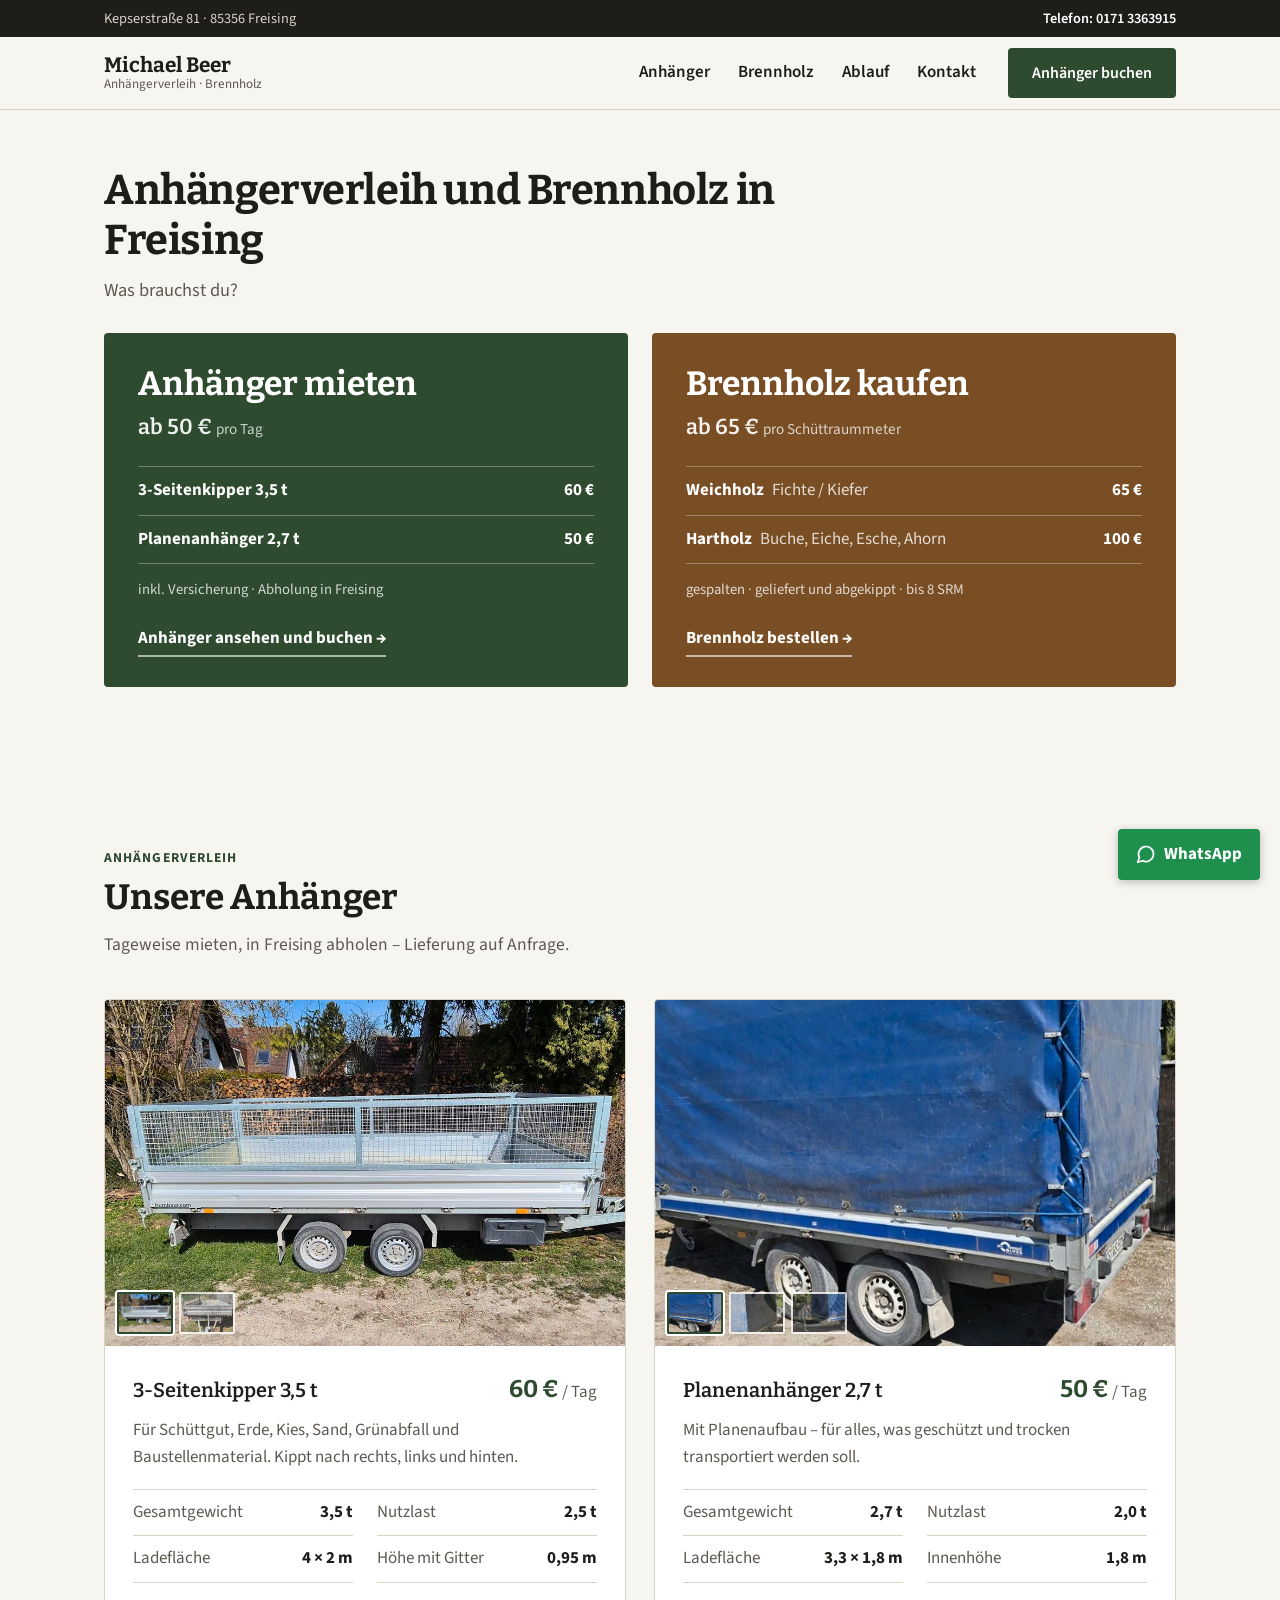
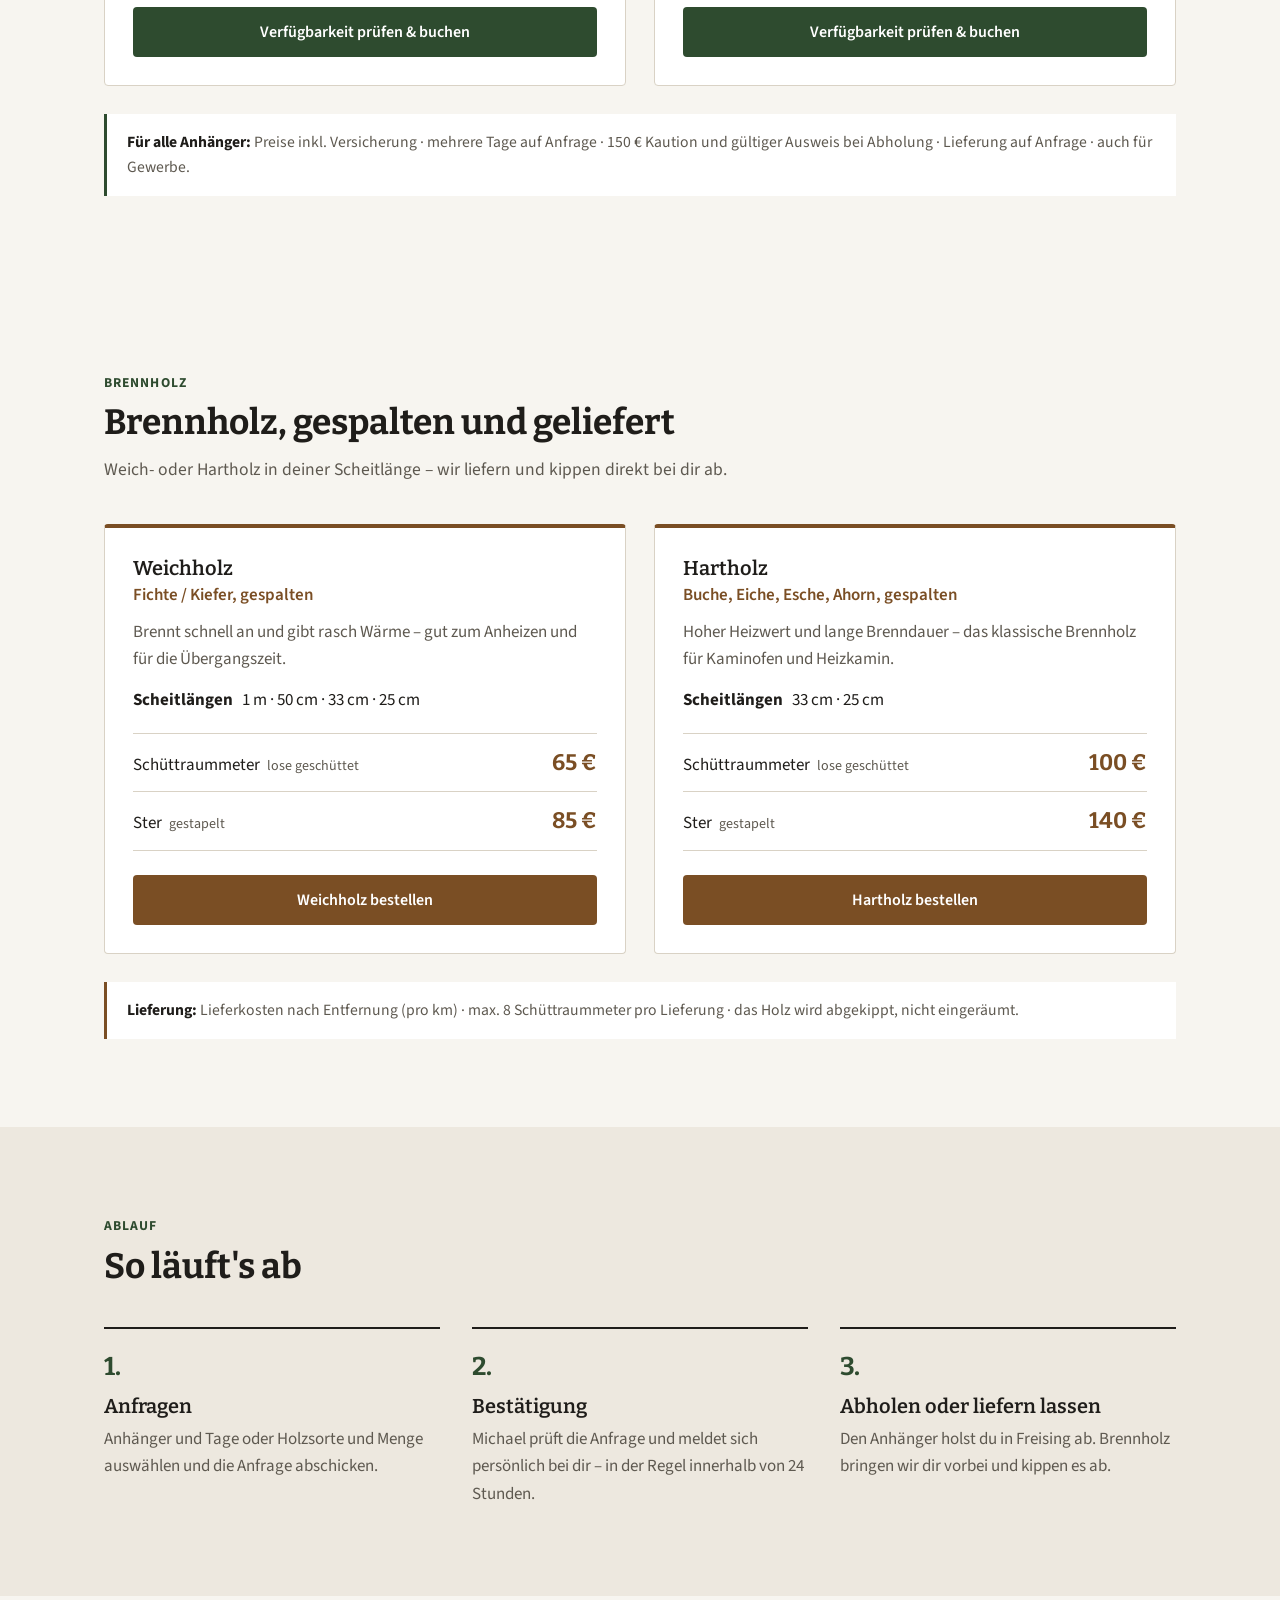
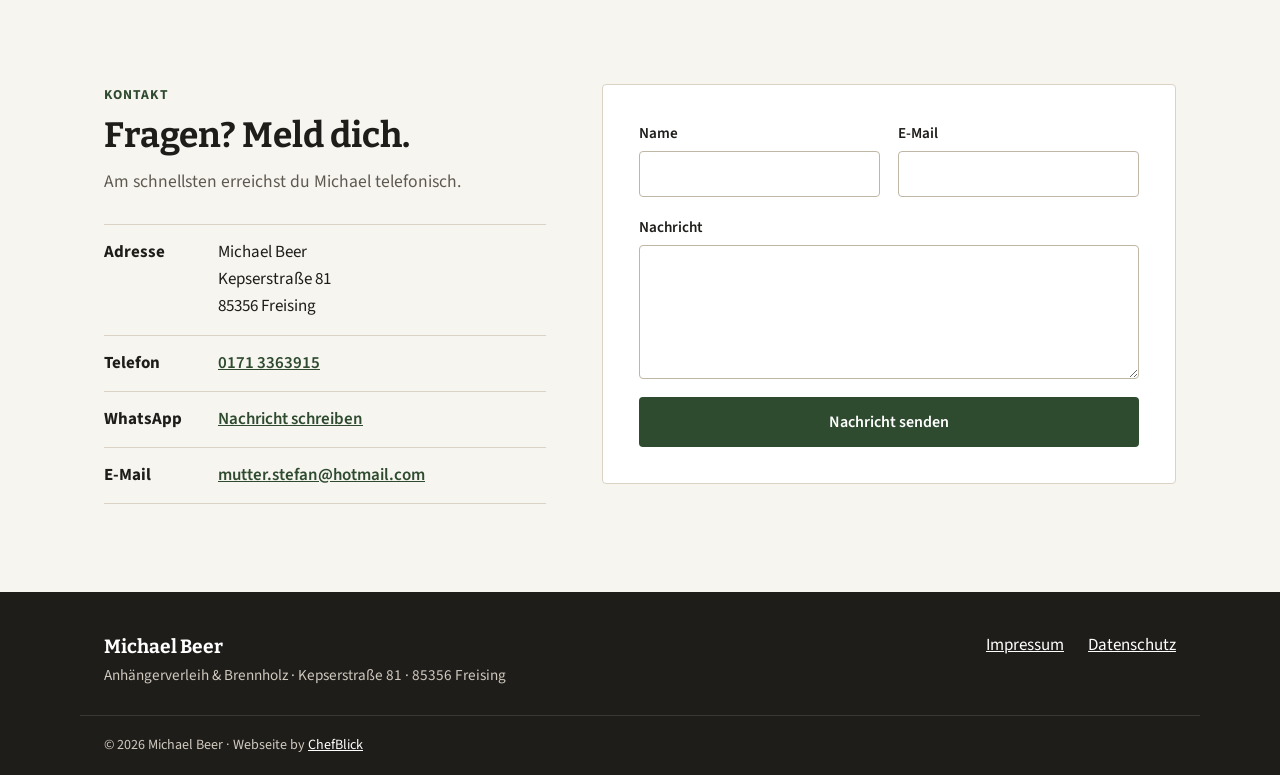
<file: index.html>
<!DOCTYPE html>
<html lang="de">
<head>
  <meta charset="UTF-8" />
  <meta name="viewport" content="width=device-width, initial-scale=1.0, viewport-fit=cover" />
  <title>Michael Beer – Anhängerverleih & Brennholz in Freising</title>
  <meta name="description" content="Kipper und Planenanhänger tageweise mieten und gespaltenes Brennholz liefern lassen – Michael Beer, Freising." />
  <link rel="preconnect" href="https://fonts.googleapis.com" />
  <link rel="preconnect" href="https://fonts.gstatic.com" crossorigin />
  <link href="https://fonts.googleapis.com/css2?family=Bitter:wght@600;700&family=Source+Sans+3:wght@400;600;700&display=swap" rel="stylesheet" />
  <link rel="stylesheet" href="css/style.css?v=202610251726" />
</head>
<body>

  <!-- ========== INFOLEISTE ========== -->
  <div class="topbar">
    <div class="container topbar__inner">
      <span>Kepserstraße 81 · 85356 Freising</span>
      <a href="tel:+491713363915">Telefon: 0171 3363915</a>
    </div>
  </div>

  <!-- ========== NAV ========== -->
  <header class="nav" id="nav">
    <div class="nav__inner container">
      <a href="index.html" class="nav__logo">
        <strong>Michael Beer</strong>
        <span>Anhängerverleih · Brennholz</span>
      </a>
      <nav class="nav__links">
        <a href="#anhaenger">Anhänger</a>
        <a href="#holz">Brennholz</a>
        <a href="#ablauf">Ablauf</a>
        <a href="#kontakt">Kontakt</a>
      </nav>
      <a href="#anhaenger" class="btn btn--primary nav__cta">Anhänger buchen</a>
      <button class="nav__burger" id="burger" aria-label="Menü">
        <span></span><span></span><span></span>
      </button>
    </div>
    <div class="nav__mobile" id="mobileMenu">
      <a href="#anhaenger">Anhänger</a>
      <a href="#holz">Brennholz</a>
      <a href="#ablauf">Ablauf</a>
      <a href="#kontakt">Kontakt</a>
      <a href="#anhaenger" class="btn btn--primary">Anhänger buchen</a>
    </div>
  </header>

  <!-- ========== EINSTIEG ========== -->
  <section class="entry" id="home">
    <div class="container">
      <h1 class="entry__title">Anhängerverleih und Brennholz in Freising</h1>
      <p class="entry__sub">Was brauchst du?</p>

      <div class="entry__choices">
        <a href="#anhaenger" class="choice choice--trailer">
          <span class="choice__label">Anhänger mieten</span>
          <span class="choice__price">ab 50&nbsp;€ <small>pro Tag</small></span>
          <span class="choice__list">
            <span><b>3-Seitenkipper 3,5 t</b><i>60 €</i></span>
            <span><b>Planenanhänger 2,7 t</b><i>50 €</i></span>
          </span>
          <span class="choice__foot">inkl. Versicherung · Abholung in Freising</span>
          <span class="choice__more">Anhänger ansehen und buchen <span aria-hidden="true">→</span></span>
        </a>

        <a href="#holz" class="choice choice--wood">
          <span class="choice__label">Brennholz kaufen</span>
          <span class="choice__price">ab 65&nbsp;€ <small>pro Schüttraummeter</small></span>
          <span class="choice__list">
            <span><b>Weichholz</b> Fichte / Kiefer<i>65 €</i></span>
            <span><b>Hartholz</b> Buche, Eiche, Esche, Ahorn<i>100 €</i></span>
          </span>
          <span class="choice__foot">gespalten · geliefert und abgekippt · bis 8 SRM</span>
          <span class="choice__more">Brennholz bestellen <span aria-hidden="true">→</span></span>
        </a>
      </div>
    </div>
  </section>

  <!-- ========== ANHÄNGER ========== -->
  <section class="section" id="anhaenger">
    <div class="container">
      <div class="section__header">
        <p class="section__eyebrow">Anhängerverleih</p>
        <h2>Unsere Anhänger</h2>
        <p>Tageweise mieten, in Freising abholen – Lieferung auf Anfrage.</p>
      </div>

      <div class="trailer-grid">
        <!-- Trailer Card 1 -->
        <article class="trailer-card">
          <div class="trailer-card__img">
            <img class="trailer-card__photo" src="img/anhaenger/3-seitenkipper-seite.avif" alt="3-Seitenkipper mit Gitteraufsatz, Seitenansicht" loading="lazy" />
            <div class="trailer-card__thumbs">
              <button type="button" class="trailer-card__thumb is-active" data-src="img/anhaenger/3-seitenkipper-seite.avif" data-alt="3-Seitenkipper mit Gitteraufsatz, Seitenansicht" aria-label="Seitenansicht zeigen">
                <img src="img/anhaenger/3-seitenkipper-seite.avif" alt="" loading="lazy" />
              </button>
              <button type="button" class="trailer-card__thumb" data-src="img/anhaenger/3-seitenkipper-vorne.avif" data-alt="3-Seitenkipper mit Gitteraufsatz, Ansicht von vorne" aria-label="Ansicht von vorne zeigen">
                <img src="img/anhaenger/3-seitenkipper-vorne.avif" alt="" loading="lazy" />
              </button>
            </div>
          </div>
          <div class="trailer-card__body">
            <div class="trailer-card__head">
              <h3>3-Seitenkipper 3,5 t</h3>
              <p class="trailer-card__price"><strong>60 €</strong> / Tag</p>
            </div>
            <p class="trailer-card__desc">Für Schüttgut, Erde, Kies, Sand, Grünabfall und Baustellenmaterial. Kippt nach rechts, links und hinten.</p>
            <dl class="trailer-specs">
              <div><dt>Gesamtgewicht</dt><dd>3,5 t</dd></div>
              <div><dt>Nutzlast</dt><dd>2,5 t</dd></div>
              <div><dt>Ladefläche</dt><dd>4 × 2 m</dd></div>
              <div><dt>Höhe mit Gitter</dt><dd>0,95 m</dd></div>
            </dl>
            <button type="button" class="btn btn--primary btn--full" data-book="1">Verfügbarkeit prüfen & buchen</button>
          </div>
        </article>

        <!-- Trailer Card 2 -->
        <article class="trailer-card">
          <div class="trailer-card__img">
            <img class="trailer-card__photo" src="img/anhaenger/planenanhaenger-seite.avif" alt="Planenanhänger, Seitenansicht" loading="lazy" />
            <div class="trailer-card__thumbs">
              <button type="button" class="trailer-card__thumb is-active" data-src="img/anhaenger/planenanhaenger-seite.avif" data-alt="Planenanhänger, Seitenansicht" aria-label="Seitenansicht zeigen">
                <img src="img/anhaenger/planenanhaenger-seite.avif" alt="" loading="lazy" />
              </button>
              <button type="button" class="trailer-card__thumb" data-src="img/anhaenger/planenanhaenger-hinten.avif" data-alt="Planenanhänger, Ansicht von hinten" aria-label="Ansicht von hinten zeigen">
                <img src="img/anhaenger/planenanhaenger-hinten.avif" alt="" loading="lazy" />
              </button>
              <button type="button" class="trailer-card__thumb" data-src="img/anhaenger/planenanhaenger-vorne.avif" data-alt="Planenanhänger, Ansicht von vorne" aria-label="Ansicht von vorne zeigen">
                <img src="img/anhaenger/planenanhaenger-vorne.avif" alt="" loading="lazy" />
              </button>
            </div>
          </div>
          <div class="trailer-card__body">
            <div class="trailer-card__head">
              <h3>Planenanhänger 2,7 t</h3>
              <p class="trailer-card__price"><strong>50 €</strong> / Tag</p>
            </div>
            <p class="trailer-card__desc">Mit Planenaufbau – für alles, was geschützt und trocken transportiert werden soll.</p>
            <dl class="trailer-specs">
              <div><dt>Gesamtgewicht</dt><dd>2,7 t</dd></div>
              <div><dt>Nutzlast</dt><dd>2,0 t</dd></div>
              <div><dt>Ladefläche</dt><dd>3,3 × 1,8 m</dd></div>
              <div><dt>Innenhöhe</dt><dd>1,8 m</dd></div>
            </dl>
            <button type="button" class="btn btn--primary btn--full" data-book="2">Verfügbarkeit prüfen & buchen</button>
          </div>
        </article>

        <!-- Trailer Card 3: folgt, sobald Bilder & Daten da sind -->
      </div>

      <p class="terms">
        <strong>Für alle Anhänger:</strong> Preise inkl. Versicherung · mehrere Tage auf Anfrage ·
        150 € Kaution und gültiger Ausweis bei Abholung · Lieferung auf Anfrage · auch für Gewerbe.
      </p>
    </div>
  </section>

  <!-- ========== HOLZHANDEL ========== -->
  <section class="section" id="holz">
    <div class="container">
      <div class="section__header">
        <p class="section__eyebrow">Brennholz</p>
        <h2>Brennholz, gespalten und geliefert</h2>
        <p>Weich- oder Hartholz in deiner Scheitlänge – wir liefern und kippen direkt bei dir ab.</p>
      </div>

      <div class="wood-grid">
        <article class="wood-card">
          <h3>Weichholz</h3>
          <p class="wood-card__species">Fichte / Kiefer, gespalten</p>
          <p class="wood-card__desc">Brennt schnell an und gibt rasch Wärme – gut zum Anheizen und für die Übergangszeit.</p>
          <p class="wood-card__lengths"><span>Scheitlängen</span> 1 m · 50 cm · 33 cm · 25 cm</p>
          <dl class="wood-prices">
            <div><dt>Schüttraummeter <small>lose geschüttet</small></dt><dd>65 €</dd></div>
            <div><dt>Ster <small>gestapelt</small></dt><dd>85 €</dd></div>
          </dl>
          <button type="button" class="btn btn--wood btn--full" data-order="weich">Weichholz bestellen</button>
        </article>

        <article class="wood-card">
          <h3>Hartholz</h3>
          <p class="wood-card__species">Buche, Eiche, Esche, Ahorn, gespalten</p>
          <p class="wood-card__desc">Hoher Heizwert und lange Brenndauer – das klassische Brennholz für Kaminofen und Heizkamin.</p>
          <p class="wood-card__lengths"><span>Scheitlängen</span> 33 cm · 25 cm</p>
          <dl class="wood-prices">
            <div><dt>Schüttraummeter <small>lose geschüttet</small></dt><dd>100 €</dd></div>
            <div><dt>Ster <small>gestapelt</small></dt><dd>140 €</dd></div>
          </dl>
          <button type="button" class="btn btn--wood btn--full" data-order="hart">Hartholz bestellen</button>
        </article>
      </div>

      <p class="terms">
        <strong>Lieferung:</strong> Lieferkosten nach Entfernung (pro km) · max. 8 Schüttraummeter pro Lieferung ·
        das Holz wird abgekippt, nicht eingeräumt.
      </p>
    </div>
  </section>

  <!-- ========== ABLAUF ========== -->
  <section class="section section--sand" id="ablauf">
    <div class="container">
      <div class="section__header">
        <p class="section__eyebrow">Ablauf</p>
        <h2>So läuft's ab</h2>
      </div>
      <ol class="steps">
        <li>
          <h3>Anfragen</h3>
          <p>Anhänger und Tage oder Holzsorte und Menge auswählen und die Anfrage abschicken.</p>
        </li>
        <li>
          <h3>Bestätigung</h3>
          <p>Michael prüft die Anfrage und meldet sich persönlich bei dir – in der Regel innerhalb von 24 Stunden.</p>
        </li>
        <li>
          <h3>Abholen oder liefern lassen</h3>
          <p>Den Anhänger holst du in Freising ab. Brennholz bringen wir dir vorbei und kippen es ab.</p>
        </li>
      </ol>
    </div>
  </section>

  <!-- ========== KONTAKT ========== -->
  <section class="section" id="kontakt">
    <div class="container contact-grid">
      <div>
        <div class="section__header section__header--tight">
          <p class="section__eyebrow">Kontakt</p>
          <h2>Fragen? Meld dich.</h2>
          <p>Am schnellsten erreichst du Michael telefonisch.</p>
        </div>
        <dl class="contact-list">
          <div><dt>Adresse</dt><dd>Michael Beer<br />Kepserstraße 81<br />85356 Freising</dd></div>
          <div><dt>Telefon</dt><dd><a href="tel:+491713363915">0171 3363915</a></dd></div>
          <div><dt>WhatsApp</dt><dd><a href="https://wa.me/491713363915?text=Hallo%20Michael%2C%20ich%20habe%20eine%20Frage%3A%20" target="_blank" rel="noopener">Nachricht schreiben</a></dd></div>
          <div><dt>E-Mail</dt><dd><a href="mailto:mutter.stefan@hotmail.com">mutter.stefan@hotmail.com</a></dd></div>
        </dl>
      </div>
      <form class="booking-form panel" id="contactForm">
        <div class="form-row form-row--2">
          <div class="form-group">
            <label for="c-name">Name</label>
            <input type="text" id="c-name" name="name" autocomplete="name" required />
          </div>
          <div class="form-group">
            <label for="c-email">E-Mail</label>
            <input type="email" id="c-email" name="email" autocomplete="email" required />
          </div>
        </div>
        <div class="form-group">
          <label for="c-msg">Nachricht</label>
          <textarea id="c-msg" name="message" rows="5" required></textarea>
        </div>
        <button type="submit" class="btn btn--primary btn--full">Nachricht senden</button>
      </form>
    </div>
  </section>

  <!-- ========== FOOTER ========== -->
  <footer class="footer">
    <div class="container footer__inner">
      <div class="footer__brand">
        <strong>Michael Beer</strong>
        <p>Anhängerverleih & Brennholz · Kepserstraße 81 · 85356 Freising</p>
      </div>
      <div class="footer__links">
        <a href="impressum.html">Impressum</a>
        <a href="datenschutz.html">Datenschutz</a>
      </div>
    </div>
    <div class="container footer__copy">
      <p>© 2026 Michael Beer · Webseite by <a href="https://chefblick.de" target="_blank" rel="noopener">ChefBlick</a></p>
    </div>
  </footer>

  <!-- ========== BUCHUNGSFENSTER ========== -->
  <dialog class="modal" id="bookingDialog" aria-labelledby="bookingTitle">
    <div class="modal__head">
      <div>
        <p class="modal__eyebrow">Anhänger buchen</p>
        <h2 class="modal__title" id="bookingTitle">Anhänger buchen</h2>
      </div>
      <button type="button" class="modal__close" data-close aria-label="Schließen"><svg class="icon" viewBox="0 0 24 24" aria-hidden="true"><path d="M18 6 6 18M6 6l12 12"/></svg></button>
    </div>
    <div class="modal__body">
      <form class="booking-form booking-layout" id="bookingForm">
        <div class="booking-layout__col">
          <div class="form-group">
            <label for="trailer-select">Anhänger wechseln</label>
            <select id="trailer-select" name="trailer" required>
              <option value="">– bitte wählen –</option>
              <option value="1">3-Seitenkipper 3,5 t</option>
              <option value="2">Planenanhänger 2,7 t</option>
            </select>
          </div>
          <div class="form-group">
            <span class="form-label" id="cal-label">Zeitraum für <span id="calTrailer">den gewählten Anhänger</span></span>
            <div class="calendar" aria-labelledby="cal-label">
              <div class="calendar__head">
                <button type="button" class="calendar__nav" data-dir="-1" aria-label="Vorheriger Monat">
                  <svg class="icon" viewBox="0 0 24 24" aria-hidden="true"><path d="m15 18-6-6 6-6"/></svg>
                </button>
                <strong class="calendar__month" id="calMonth" aria-live="polite"></strong>
                <button type="button" class="calendar__nav" data-dir="1" aria-label="Nächster Monat">
                  <svg class="icon" viewBox="0 0 24 24" aria-hidden="true"><path d="m9 18 6-6-6-6"/></svg>
                </button>
              </div>
              <div class="calendar__weekdays" aria-hidden="true">
                <span>Mo</span><span>Di</span><span>Mi</span><span>Do</span><span>Fr</span><span>Sa</span><span>So</span>
              </div>
              <div class="calendar__grid" id="calGrid"></div>
              <div class="calendar__legend">
                <span><i class="calendar__dot calendar__dot--free"></i>frei</span>
                <span><i class="calendar__dot calendar__dot--booked"></i>belegt</span>
                <span><i class="calendar__dot calendar__dot--selected"></i>ausgewählt</span>
              </div>
              <p class="calendar__hint" id="calHint" aria-live="polite">Ersten Miettag anklicken, dann den letzten.</p>
            </div>
            <input type="hidden" id="date-from" name="date_from" />
            <input type="hidden" id="date-to" name="date_to" />
          </div>
        </div>

        <div class="booking-layout__col">
          <div class="form-group">
            <label for="book-name">Vor- und Nachname</label>
            <input type="text" id="book-name" name="name" autocomplete="name" required />
          </div>
          <div class="form-group">
            <label for="book-phone">Telefon</label>
            <input type="tel" id="book-phone" name="phone" autocomplete="tel" required />
          </div>
          <div class="form-group">
            <label for="book-email">E-Mail</label>
            <input type="email" id="book-email" name="email" autocomplete="email" required />
          </div>
          <div class="form-group">
            <label for="book-note">Anmerkungen <span class="optional">(optional)</span></label>
            <textarea id="book-note" name="note" rows="3"></textarea>
          </div>
          <div class="booking-summary" id="bookingSummary" style="display:none">
            <strong>Deine Auswahl:</strong>
            <span id="summaryText"></span>
          </div>
          <button type="submit" class="btn btn--primary btn--lg btn--full">Buchungsanfrage senden</button>
          <p class="form-note">Die Buchung wird von Michael Beer persönlich bestätigt – per Telefon oder E-Mail.</p>
        </div>
      </form>
    </div>
  </dialog>

  <dialog class="modal modal--narrow modal--wood" id="woodDialog" aria-labelledby="woodTitle">
    <div class="modal__head">
      <div>
        <p class="modal__eyebrow">Brennholz</p>
        <h2 class="modal__title" id="woodTitle">Brennholz bestellen</h2>
      </div>
      <button type="button" class="modal__close" data-close aria-label="Schließen"><svg class="icon" viewBox="0 0 24 24" aria-hidden="true"><path d="M18 6 6 18M6 6l12 12"/></svg></button>
    </div>
    <div class="modal__body">
        <form class="booking-form" id="woodForm">
          <div class="form-row form-row--2">
            <div class="form-group">
              <label for="wood-type">Holzsorte</label>
              <select id="wood-type" name="wood_type" required>
                <option value="">– bitte wählen –</option>
                <option value="weich">Weichholz (Fichte / Kiefer)</option>
                <option value="hart">Hartholz (Buche, Eiche, Esche, Ahorn)</option>
              </select>
            </div>
            <div class="form-group">
              <label for="wood-length">Scheitlänge</label>
              <select id="wood-length" name="length" required disabled>
                <option value="">– erst Holzsorte wählen –</option>
              </select>
            </div>
          </div>
          <div class="form-row form-row--2">
            <div class="form-group">
              <label for="wood-unit">Einheit</label>
              <select id="wood-unit" name="unit" required>
                <option value="srm">Schüttraummeter (SRM)</option>
                <option value="ster">Ster (gestapelt)</option>
              </select>
            </div>
            <div class="form-group">
              <label for="wood-amount">Menge</label>
              <input type="number" id="wood-amount" name="amount" min="1" max="8" step="1" value="1" required />
            </div>
          </div>
          <div class="wood-estimate" id="woodEstimate" aria-live="polite">Holzsorte wählen, um den Preis zu sehen.</div>
          <div class="form-row form-row--2">
            <div class="form-group">
              <label for="wood-name">Name</label>
              <input type="text" id="wood-name" name="name" autocomplete="name" required />
            </div>
            <div class="form-group">
              <label for="wood-phone">Telefon</label>
              <input type="tel" id="wood-phone" name="phone" autocomplete="tel" required />
            </div>
          </div>
          <div class="form-group">
            <label for="wood-address">Lieferadresse</label>
            <input type="text" id="wood-address" name="address" placeholder="Straße, PLZ Ort" autocomplete="street-address" required />
          </div>
          <div class="form-group">
            <label for="wood-note">Anmerkungen <span class="optional">(optional)</span></label>
            <textarea id="wood-note" name="note" rows="2" placeholder="z. B. Wunschtermin, Zufahrt"></textarea>
          </div>
          <button type="submit" class="btn btn--wood btn--lg btn--full">Brennholz anfragen</button>
          <p class="form-note">Preis und Liefertermin bestätigen wir dir nach deiner Anfrage.</p>
        </form>
    </div>
  </dialog>

  <!-- ========== SCHNELLKONTAKT ========== -->
  <div class="quick-contact">
    <a href="tel:+491713363915" class="quick-contact__call"><svg class="icon" viewBox="0 0 24 24" aria-hidden="true"><path d="M22 16.92v3a2 2 0 0 1-2.18 2 19.79 19.79 0 0 1-8.63-3.07 19.5 19.5 0 0 1-6-6 19.79 19.79 0 0 1-3.07-8.67A2 2 0 0 1 4.11 2h3a2 2 0 0 1 2 1.72 12.84 12.84 0 0 0 .7 2.81 2 2 0 0 1-.45 2.11L8.09 9.91a16 16 0 0 0 6 6l1.27-1.27a2 2 0 0 1 2.11-.45 12.84 12.84 0 0 0 2.81.7A2 2 0 0 1 22 16.92z"/></svg><span>Anrufen</span></a>
    <a href="https://wa.me/491713363915?text=Hallo%20Michael%2C%20ich%20habe%20eine%20Frage%3A%20" class="quick-contact__wa" target="_blank" rel="noopener"><svg class="icon" viewBox="0 0 24 24" aria-hidden="true"><path d="M7.9 20A9 9 0 1 0 4 16.1L2 22Z"/></svg><span>WhatsApp</span></a>
  </div>

  <script src="js/belegung.js?v=202610251726"></script>
  <script src="js/main.js?v=202610251726"></script>
</body>
</html>
</file>
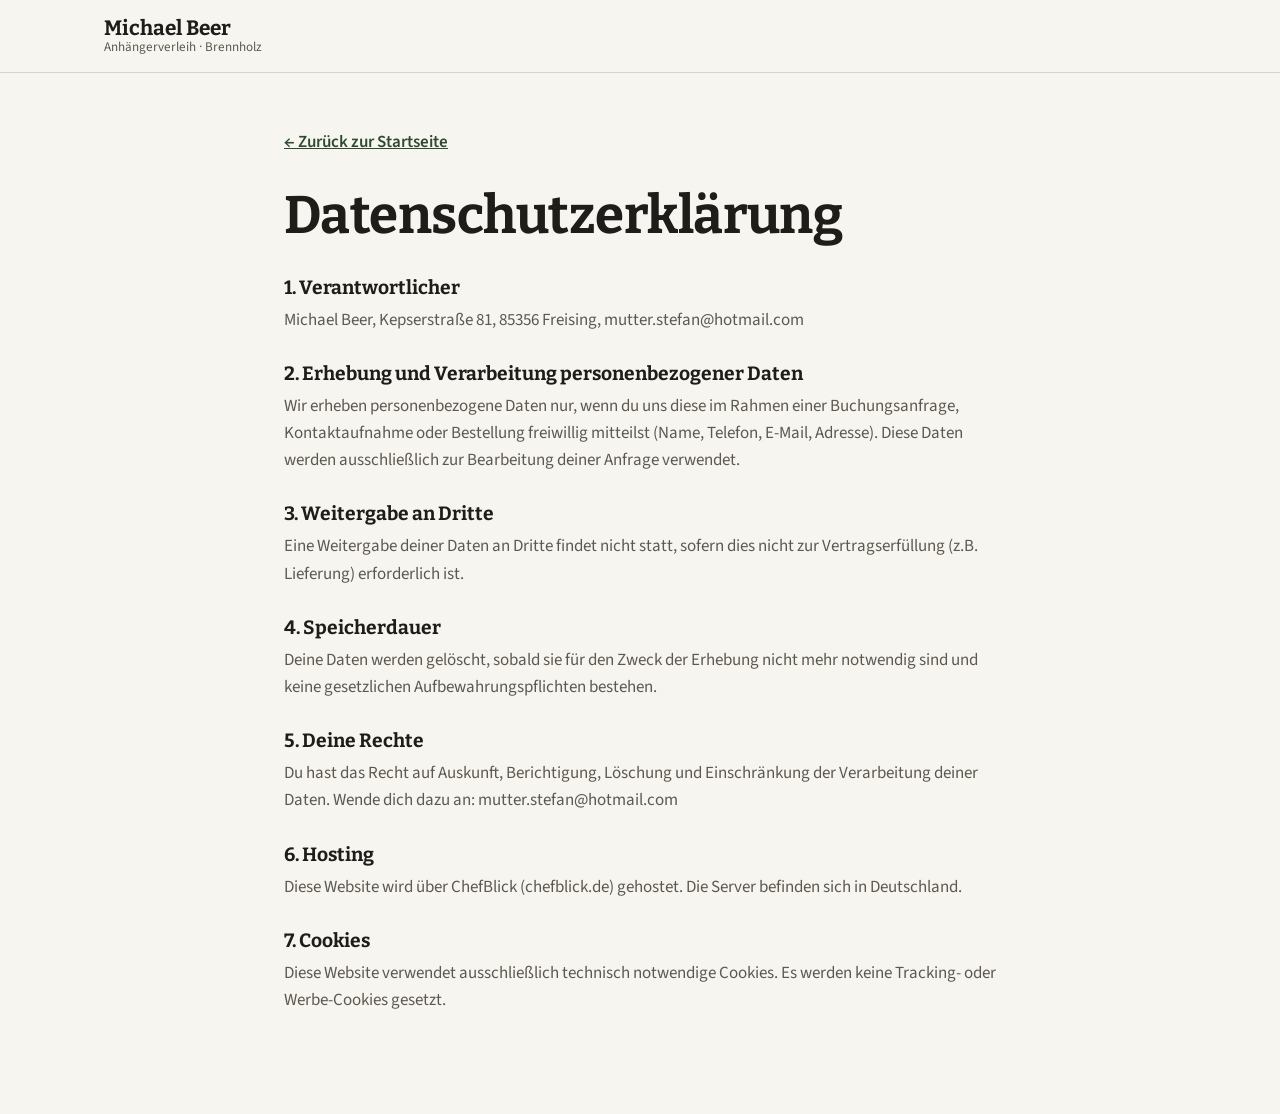
<file: datenschutz.html>
<!DOCTYPE html>
<html lang="de">
<head>
  <meta charset="UTF-8" />
  <meta name="viewport" content="width=device-width, initial-scale=1.0" />
  <title>Datenschutz – Michael Beer</title>
  <link href="https://fonts.googleapis.com/css2?family=Bitter:wght@600;700&family=Source+Sans+3:wght@400;600;700&display=swap" rel="stylesheet" />
  <link rel="stylesheet" href="css/style.css?v=202610251726" />
</head>
<body>
  <header class="nav" id="nav">
    <div class="nav__inner container">
      <a href="index.html" class="nav__logo"><strong>Michael Beer</strong><span>Anhängerverleih · Brennholz</span></a>
    </div>
  </header>

  <div class="legal-page container">
    <a href="index.html" class="legal-back">← Zurück zur Startseite</a>
    <h1>Datenschutzerklärung</h1>

    <h2>1. Verantwortlicher</h2>
    <p>Michael Beer, Kepserstraße 81, 85356 Freising, mutter.stefan@hotmail.com</p>

    <h2>2. Erhebung und Verarbeitung personenbezogener Daten</h2>
    <p>Wir erheben personenbezogene Daten nur, wenn du uns diese im Rahmen einer Buchungsanfrage, Kontaktaufnahme oder Bestellung freiwillig mitteilst (Name, Telefon, E-Mail, Adresse). Diese Daten werden ausschließlich zur Bearbeitung deiner Anfrage verwendet.</p>

    <h2>3. Weitergabe an Dritte</h2>
    <p>Eine Weitergabe deiner Daten an Dritte findet nicht statt, sofern dies nicht zur Vertragserfüllung (z.B. Lieferung) erforderlich ist.</p>

    <h2>4. Speicherdauer</h2>
    <p>Deine Daten werden gelöscht, sobald sie für den Zweck der Erhebung nicht mehr notwendig sind und keine gesetzlichen Aufbewahrungspflichten bestehen.</p>

    <h2>5. Deine Rechte</h2>
    <p>Du hast das Recht auf Auskunft, Berichtigung, Löschung und Einschränkung der Verarbeitung deiner Daten. Wende dich dazu an: mutter.stefan@hotmail.com</p>

    <h2>6. Hosting</h2>
    <p>Diese Website wird über ChefBlick (chefblick.de) gehostet. Die Server befinden sich in Deutschland.</p>

    <h2>7. Cookies</h2>
    <p>Diese Website verwendet ausschließlich technisch notwendige Cookies. Es werden keine Tracking- oder Werbe-Cookies gesetzt.</p>
  </div>
</body>
</html>
</file>
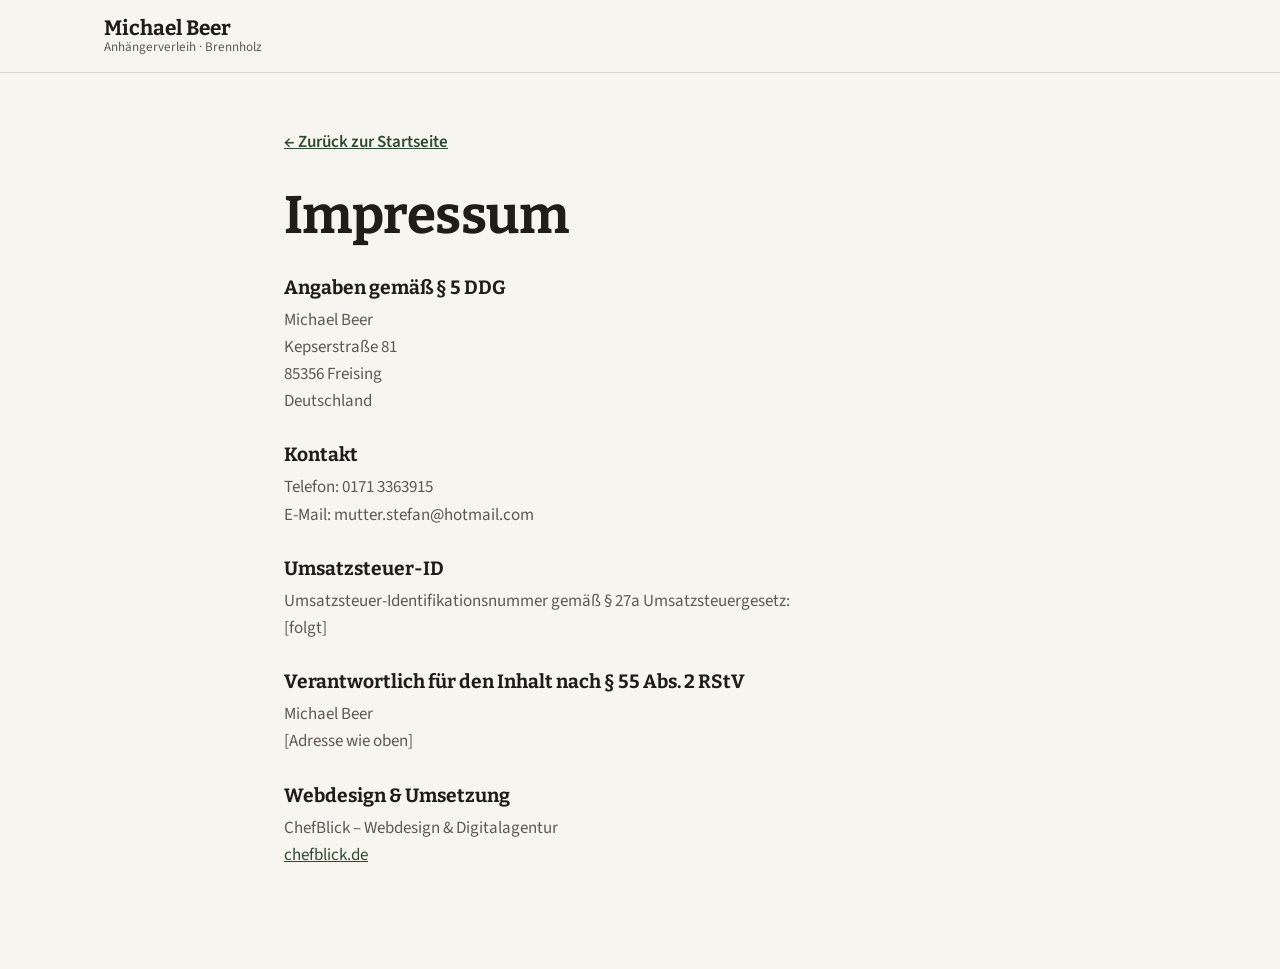
<file: impressum.html>
<!DOCTYPE html>
<html lang="de">
<head>
  <meta charset="UTF-8" />
  <meta name="viewport" content="width=device-width, initial-scale=1.0" />
  <title>Impressum – Michael Beer</title>
  <link href="https://fonts.googleapis.com/css2?family=Bitter:wght@600;700&family=Source+Sans+3:wght@400;600;700&display=swap" rel="stylesheet" />
  <link rel="stylesheet" href="css/style.css?v=202610251726" />
</head>
<body>
  <header class="nav" id="nav">
    <div class="nav__inner container">
      <a href="index.html" class="nav__logo"><strong>Michael Beer</strong><span>Anhängerverleih · Brennholz</span></a>
    </div>
  </header>

  <div class="legal-page container">
    <a href="index.html" class="legal-back">← Zurück zur Startseite</a>
    <h1>Impressum</h1>

    <h2>Angaben gemäß § 5 DDG</h2>
    <address>
      Michael Beer<br />
      Kepserstraße 81<br />
      85356 Freising<br />
      Deutschland
    </address>

    <h2>Kontakt</h2>
    <p>Telefon: 0171 3363915<br />E-Mail: mutter.stefan@hotmail.com</p>

    <h2>Umsatzsteuer-ID</h2>
    <p>Umsatzsteuer-Identifikationsnummer gemäß § 27a Umsatzsteuergesetz:<br />[folgt]</p>

    <h2>Verantwortlich für den Inhalt nach § 55 Abs. 2 RStV</h2>
    <address>
      Michael Beer<br />
      [Adresse wie oben]
    </address>

    <h2>Webdesign & Umsetzung</h2>
    <p>ChefBlick – Webdesign & Digitalagentur<br />
    <a href="https://chefblick.de" style="color:var(--green)">chefblick.de</a></p>
  </div>
</body>
</html>
</file>
<file: css/style.css>
/* =============================================
   Michael Beer – Anhängerverleih & Brennholz
   ============================================= */

:root {
  --bg:         #F7F5F0;
  --surface:    #FFFFFF;
  --sand:       #EDE8DF;
  --ink:        #1F1D1A;
  --muted:      #5E5950;
  --line:       #D9D2C5;
  --green:      #2E4B2F;
  --green-dark: #233A24;
  --green-soft: #DCE5D6;
  --wood:       #7A4E24;
  --wood-dark:  #613D1B;
  --wood-soft:  #F3E8DA;
  --error:      #A33A2A;
  --radius:     4px;
  --font-head:  'Bitter', Georgia, serif;
  --font-body:  'Source Sans 3', 'Segoe UI', Arial, sans-serif;
}

*, *::before, *::after { box-sizing: border-box; margin: 0; padding: 0; }

html { scroll-behavior: smooth; }

body {
  font-family: var(--font-body);
  font-size: 1.0625rem;
  line-height: 1.6;
  color: var(--ink);
  background: var(--bg);
}

img { display: block; max-width: 100%; }
a   { color: inherit; }

.container {
  max-width: 1120px;
  margin: 0 auto;
  padding: 0 24px;
}

.icon {
  width: 1em; height: 1em;
  fill: none; stroke: currentColor; stroke-width: 2;
  stroke-linecap: round; stroke-linejoin: round;
  flex-shrink: 0;
}

/* ---- TYPOGRAFIE ---- */
h1, h2, h3 { font-family: var(--font-head); line-height: 1.2; font-weight: 700; color: var(--ink); }
h1 { font-size: clamp(2.1rem, 4.6vw, 3.3rem); letter-spacing: -.01em; }
h2 { font-size: clamp(1.6rem, 3vw, 2.2rem); }
h3 { font-size: 1.25rem; font-weight: 600; }

/* ---- BUTTONS ---- */
.btn {
  display: inline-flex;
  align-items: center;
  justify-content: center;
  padding: 12px 22px;
  border: 2px solid transparent;
  border-radius: var(--radius);
  font: 600 1rem var(--font-body);
  text-decoration: none;
  cursor: pointer;
  transition: background-color .15s, border-color .15s, color .15s;
  white-space: nowrap;
}
.btn--primary { background: var(--green); color: #fff; }
.btn--primary:hover { background: var(--green-dark); }
.btn--wood { background: var(--wood); color: #fff; }
.btn--wood:hover { background: var(--wood-dark); }
.btn--outline { background: transparent; color: var(--ink); border-color: var(--ink); }
.btn--outline:hover { background: var(--ink); color: #fff; }
.btn--lg   { padding: 14px 26px; font-size: 1.05rem; }
.btn--full { width: 100%; }
.btn:focus-visible { outline: 3px solid var(--ink); outline-offset: 2px; }

/* ---- NAV ---- */
.nav {
  position: sticky;
  top: 0;
  z-index: 100;
  background: var(--bg);
  border-bottom: 1px solid var(--line);
}
.nav__inner {
  display: flex;
  align-items: center;
  gap: 32px;
  height: 72px;
}
.nav__logo {
  display: flex;
  flex-direction: column;
  line-height: 1.15;
  text-decoration: none;
}
.nav__logo strong { font-family: var(--font-head); font-size: 1.3rem; }
.nav__logo span   { font-size: .82rem; color: var(--muted); }
.nav__links {
  display: flex;
  gap: 28px;
  margin-left: auto;
}
.nav__links a {
  font-weight: 600;
  text-decoration: none;
  color: var(--ink);
}
.nav__links a:hover { color: var(--green); text-decoration: underline; text-underline-offset: 4px; }
.nav__burger {
  display: none;
  flex-direction: column;
  gap: 5px;
  background: none;
  border: none;
  cursor: pointer;
  margin-left: auto;
  padding: 6px;
}
.nav__burger span {
  display: block;
  width: 24px;
  height: 2px;
  background: var(--ink);
}
.nav__mobile {
  display: none;
  flex-direction: column;
  gap: 4px;
  padding: 8px 24px 20px;
  border-top: 1px solid var(--line);
}
.nav__mobile a:not(.btn) {
  padding: 10px 0;
  font-weight: 600;
  text-decoration: none;
  border-bottom: 1px solid var(--line);
}
.nav__mobile .btn { margin-top: 12px; }

/* ---- INFOLEISTE ---- */
.topbar { background: var(--ink); color: #D8D2C7; font-size: .9rem; }
.topbar__inner {
  display: flex;
  justify-content: space-between;
  gap: 16px;
  padding-top: 7px;
  padding-bottom: 7px;
}
.topbar a { color: #fff; text-decoration: none; font-weight: 600; }

/* ---- EINSTIEG ---- */
.entry { padding: 56px 0 72px; }
.entry__title { font-size: clamp(1.8rem, 3.6vw, 2.6rem); max-width: 18em; }
.entry__sub { margin: 10px 0 28px; font-size: 1.15rem; color: var(--muted); }
.entry__choices {
  display: grid;
  grid-template-columns: 1fr 1fr;
  gap: 24px;
}
.choice {
  display: flex;
  flex-direction: column;
  padding: 32px 34px 30px;
  border-radius: var(--radius);
  color: #fff;
  text-decoration: none;
  transition: background-color .15s;
}
.choice--trailer { background: var(--green); }
.choice--trailer:hover { background: var(--green-dark); }
.choice--wood { background: var(--wood); }
.choice--wood:hover { background: var(--wood-dark); }
.choice:focus-visible { outline: 3px solid var(--ink); outline-offset: 3px; }
.choice__label {
  font-family: var(--font-head);
  font-size: clamp(1.6rem, 3vw, 2.1rem);
  font-weight: 700;
  line-height: 1.15;
}
.choice__price {
  margin: 6px 0 22px;
  font-family: var(--font-head);
  font-size: 1.35rem;
  font-weight: 600;
  color: rgba(255,255,255,.92);
}
.choice__price small { font-family: var(--font-body); font-size: .95rem; font-weight: 400; color: rgba(255,255,255,.75); }
.choice__list {
  display: flex;
  flex-direction: column;
  border-top: 1px solid rgba(255,255,255,.3);
  margin-bottom: 14px;
}
.choice__list > span {
  display: flex;
  align-items: baseline;
  gap: 8px;
  padding: 10px 0;
  border-bottom: 1px solid rgba(255,255,255,.3);
  color: rgba(255,255,255,.8);
}
.choice__list b { color: #fff; font-weight: 700; }
.choice__list i {
  margin-left: auto;
  font-style: normal;
  font-weight: 700;
  color: #fff;
  white-space: nowrap;
}
.choice__foot { font-size: .92rem; color: rgba(255,255,255,.78); margin-bottom: 24px; }
.choice__more {
  margin-top: auto;
  align-self: flex-start;
  font-weight: 700;
  padding-bottom: 2px;
  border-bottom: 2px solid rgba(255,255,255,.6);
}
.choice:hover .choice__more { border-bottom-color: #fff; }

/* ---- SECTIONS ---- */
.section { padding: 88px 0; }
.section--sand { background: var(--sand); }
.section__header { max-width: 640px; margin-bottom: 40px; }
.section__header--tight { margin-bottom: 28px; }
.section__eyebrow {
  font-size: .85rem;
  font-weight: 700;
  letter-spacing: .08em;
  text-transform: uppercase;
  color: var(--green);
  margin-bottom: 8px;
}
.section__header h2 { margin-bottom: 12px; }
.section__header p:not(.section__eyebrow) { color: var(--muted); font-size: 1.1rem; }

.terms {
  margin-top: 28px;
  padding: 16px 20px;
  border-left: 3px solid var(--green);
  background: var(--surface);
  color: var(--muted);
  font-size: .98rem;
}
.terms strong { color: var(--ink); }

.panel {
  background: var(--surface);
  border: 1px solid var(--line);
  border-radius: var(--radius);
  padding: 36px;
}

/* ---- ANHÄNGER ---- */
.trailer-grid {
  display: grid;
  grid-template-columns: repeat(2, 1fr);
  gap: 28px;
}
.trailer-card {
  display: flex;
  flex-direction: column;
  background: var(--surface);
  border: 1px solid var(--line);
  border-radius: var(--radius);
  overflow: hidden;
}
.trailer-card__img {
  position: relative;
  aspect-ratio: 3 / 2;
  overflow: hidden;
  background: var(--sand);
}
.trailer-card__photo { position: absolute; inset: 0; width: 100%; height: 100%; object-fit: cover; }
.trailer-card__thumbs { position: absolute; left: 12px; bottom: 12px; display: flex; gap: 6px; }
.trailer-card__thumb {
  width: 56px; height: 42px; padding: 0;
  border: 2px solid #fff; border-radius: 2px;
  overflow: hidden; cursor: pointer; background: none;
  opacity: .75;
}
.trailer-card__thumb img { width: 100%; height: 100%; object-fit: cover; }
.trailer-card__thumb:hover,
.trailer-card__thumb.is-active { opacity: 1; }
.trailer-card__thumb.is-active { border-color: var(--green); box-shadow: 0 0 0 2px #fff; }
.trailer-card__body {
  display: flex;
  flex-direction: column;
  flex: 1;
  padding: 24px 28px 28px;
}
.trailer-card__head {
  display: flex;
  justify-content: space-between;
  align-items: baseline;
  flex-wrap: wrap;
  column-gap: 16px;
  row-gap: 2px;
  margin-bottom: 8px;
}
.trailer-card__price { white-space: nowrap; color: var(--muted); }
.trailer-card__price strong { font-family: var(--font-head); font-size: 1.5rem; color: var(--green); }
.trailer-card__desc { color: var(--muted); margin-bottom: 18px; }
.trailer-specs {
  display: grid;
  grid-template-columns: 1fr 1fr;
  column-gap: 24px;
  border-top: 1px solid var(--line);
  margin-bottom: 24px;
}
.trailer-specs div {
  display: flex;
  justify-content: space-between;
  gap: 12px;
  padding: 9px 0;
  border-bottom: 1px solid var(--line);
}
.trailer-specs dt { color: var(--muted); }
.trailer-specs dd { font-weight: 700; white-space: nowrap; }
.trailer-card .btn { margin-top: auto; }

/* ---- FORMULARE ---- */
.booking-form { display: flex; flex-direction: column; gap: 18px; }
.form-row { display: flex; flex-direction: column; gap: 18px; }
.form-row--2 { flex-direction: row; }
.form-group { display: flex; flex-direction: column; gap: 6px; flex: 1; }
.form-group label,
.form-label { font-weight: 600; font-size: .95rem; }
.optional { font-weight: 400; color: var(--muted); }
.form-group input,
.form-group select,
.form-group textarea {
  width: 100%;
  background: var(--surface);
  border: 1px solid #BFB6A6;
  border-radius: var(--radius);
  color: var(--ink);
  padding: 11px 14px;
  font: 1rem var(--font-body);
}
.form-group input:focus,
.form-group select:focus,
.form-group textarea:focus {
  outline: 2px solid var(--green);
  outline-offset: 0;
  border-color: var(--green);
}
.form-group select:disabled { background: var(--bg); color: var(--muted); }
.form-group textarea { resize: vertical; }
.form-note { font-size: .9rem; color: var(--muted); }

/* ---- BUCHUNG ---- */
.booking-layout {
  display: grid;
  grid-template-columns: 1.15fr 1fr;
  gap: 32px;
  align-items: start;
}
.booking-layout__col { display: flex; flex-direction: column; gap: 18px; }
.booking-summary {
  background: var(--green-soft);
  border-radius: var(--radius);
  padding: 12px 16px;
}

/* ---- KALENDER ---- */
.calendar {
  border: 1px solid var(--line);
  border-radius: var(--radius);
  padding: 16px;
}
.calendar__head { display: flex; align-items: center; justify-content: space-between; margin-bottom: 12px; }
.calendar__month { font-family: var(--font-head); font-size: 1.1rem; text-transform: capitalize; }
.calendar__nav {
  display: flex; align-items: center; justify-content: center;
  width: 36px; height: 36px; font-size: 1.1rem;
  background: var(--surface); color: var(--ink);
  border: 1px solid var(--line); border-radius: var(--radius);
  cursor: pointer;
}
.calendar__nav:hover:not(:disabled) { border-color: var(--ink); }
.calendar__nav:disabled { opacity: .35; cursor: default; }
.calendar__weekdays,
.calendar__grid { display: grid; grid-template-columns: repeat(7, 1fr); gap: 3px; }
.calendar__weekdays span {
  text-align: center; font-size: .8rem; font-weight: 700;
  color: var(--muted); padding-bottom: 6px;
}
.calendar__day {
  height: 42px;
  background: transparent; color: var(--ink);
  border: 1px solid transparent; border-radius: var(--radius);
  font: 600 .98rem var(--font-body);
  cursor: pointer;
}
.calendar__day:hover:not(:disabled) { border-color: var(--green); }
.calendar__day:focus-visible { outline: 2px solid var(--green); outline-offset: 1px; }
.calendar__day:disabled { color: #B5AEA2; font-weight: 400; cursor: not-allowed; }
.calendar__day.is-today { border-color: var(--line); }
.calendar__day.is-booked {
  color: #9A9184;
  background: repeating-linear-gradient(135deg, #E9DFD3 0 4px, transparent 4px 8px);
  text-decoration: line-through;
}
.calendar__day.is-range { background: var(--green-soft); }
.calendar__day.is-start,
.calendar__day.is-end { background: var(--green); color: #fff; }
.calendar__legend {
  display: flex; flex-wrap: wrap; gap: 16px; margin-top: 12px;
  font-size: .85rem; color: var(--muted);
}
.calendar__legend span { display: flex; align-items: center; gap: 6px; }
.calendar__dot { width: 12px; height: 12px; border-radius: 2px; display: inline-block; }
.calendar__dot--free     { border: 1px solid #A89F90; }
.calendar__dot--booked   { background: repeating-linear-gradient(135deg, #C9B8A4 0 2px, transparent 2px 4px); border: 1px solid #C9B8A4; }
.calendar__dot--selected { background: var(--green); }
.calendar__hint { margin-top: 8px; font-size: .92rem; color: var(--muted); }
.calendar__hint.is-error { color: var(--error); font-weight: 600; }

/* ---- BRENNHOLZ ---- */
.wood-grid {
  display: grid;
  grid-template-columns: repeat(2, 1fr);
  gap: 28px;
}
.wood-card {
  display: flex;
  flex-direction: column;
  background: var(--surface);
  border: 1px solid var(--line);
  border-top: 4px solid var(--wood);
  border-radius: var(--radius);
  padding: 28px;
}
.wood-card__species { font-weight: 600; color: var(--wood); margin: 2px 0 10px; }
.wood-card__desc { color: var(--muted); margin-bottom: 14px; }
.wood-card__lengths { margin-bottom: 18px; }
.wood-card__lengths span { font-weight: 700; margin-right: 6px; }
.wood-prices { border-top: 1px solid var(--line); margin-bottom: 24px; }
.wood-prices div {
  display: flex; justify-content: space-between; align-items: baseline; gap: 12px;
  padding: 11px 0; border-bottom: 1px solid var(--line);
}
.wood-prices dt small { color: var(--muted); font-size: .88rem; margin-left: 4px; }
.wood-prices dd { font-family: var(--font-head); font-size: 1.4rem; font-weight: 700; color: var(--wood); white-space: nowrap; }
.wood-card .btn { margin-top: auto; }
#holz .terms { border-left-color: var(--wood); }
.modal--wood .form-group input:focus,
.modal--wood .form-group select:focus,
.modal--wood .form-group textarea:focus { outline-color: var(--wood); border-color: var(--wood); }
.modal--wood .modal__eyebrow { color: var(--wood); }
.wood-estimate {
  background: var(--wood-soft);
  border-radius: var(--radius);
  padding: 12px 16px;
}
.wood-estimate strong { font-size: 1.1rem; }

/* ---- ABLAUF ---- */
.steps {
  list-style: none;
  counter-reset: step;
  display: grid;
  grid-template-columns: repeat(3, 1fr);
  gap: 32px;
}
.steps li {
  counter-increment: step;
  border-top: 2px solid var(--ink);
  padding-top: 18px;
}
.steps li::before {
  content: counter(step) ".";
  display: block;
  font-family: var(--font-head);
  font-size: 1.6rem;
  font-weight: 700;
  color: var(--green);
  margin-bottom: 6px;
}
.steps h3 { margin-bottom: 8px; }
.steps p { color: var(--muted); }

/* ---- KONTAKT ---- */
.contact-grid {
  display: grid;
  grid-template-columns: 1fr 1.3fr;
  gap: 56px;
  align-items: start;
}
.contact-list { border-top: 1px solid var(--line); }
.contact-list div {
  display: grid;
  grid-template-columns: 6em 1fr;
  gap: 12px;
  padding: 14px 0;
  border-bottom: 1px solid var(--line);
}
.contact-list dt { font-weight: 700; }
.contact-list a { color: var(--green); font-weight: 600; }

/* ---- FOOTER ---- */
.footer { background: var(--ink); color: #CFC9BE; padding: 40px 0 0; }
.footer__inner {
  display: flex;
  justify-content: space-between;
  align-items: flex-start;
  flex-wrap: wrap;
  gap: 24px;
  padding-bottom: 28px;
}
.footer__brand strong { font-family: var(--font-head); color: #fff; font-size: 1.2rem; }
.footer__brand p { font-size: .95rem; }
.footer__links { display: flex; gap: 24px; }
.footer__links a { color: #fff; }
.footer__copy {
  border-top: 1px solid #3A3631;
  padding-top: 18px;
  padding-bottom: 18px;
  font-size: .88rem;
}
.footer__copy a { color: #fff; }

/* ---- FORMULAR GESENDET ---- */
.form-success {
  text-align: center;
  padding: 40px 20px;
  background: var(--green-soft);
  border-radius: var(--radius);
}
.form-success .success-icon { font-size: 2.6rem; color: var(--green); display: flex; justify-content: center; margin-bottom: 10px; }
.form-success h4 { font-family: var(--font-head); font-size: 1.3rem; margin-bottom: 6px; }
.form-success p { color: var(--muted); }

/* ---- FENSTER (BUCHUNG / BESTELLUNG) ---- */
.modal {
  width: min(1000px, calc(100% - 32px));
  max-height: calc(100dvh - 32px);
  margin: auto;
  padding: 0;
  border: 0;
  border-radius: var(--radius);
  background: var(--surface);
  color: var(--ink);
}
.modal--narrow { width: min(720px, calc(100% - 32px)); }
.modal::backdrop { background: rgba(31,29,26,.6); }
body:has(.modal[open]) { overflow: hidden; }
.modal__head {
  position: sticky;
  top: 0;
  z-index: 1;
  display: flex;
  justify-content: space-between;
  align-items: flex-start;
  gap: 16px;
  padding: 20px 28px 16px;
  background: var(--surface);
  border-bottom: 1px solid var(--line);
}
.modal__eyebrow {
  font-size: .8rem; font-weight: 700; letter-spacing: .08em; text-transform: uppercase;
  color: var(--green);
}
.modal__title { font-size: clamp(1.3rem, 2.4vw, 1.7rem); }
.modal__close {
  display: flex; align-items: center; justify-content: center;
  width: 40px; height: 40px; flex-shrink: 0;
  font-size: 1.3rem; color: var(--ink);
  background: none; border: 1px solid var(--line); border-radius: var(--radius);
  cursor: pointer;
}
.modal__close:hover { border-color: var(--ink); }
.modal__body { padding: 24px 28px 28px; }

/* ---- SCHNELLKONTAKT ---- */
.quick-contact {
  position: fixed;
  right: 20px;
  bottom: 20px;
  z-index: 90;
  display: flex;
}
.quick-contact a {
  display: flex;
  align-items: center;
  gap: 8px;
  padding: 12px 18px;
  border-radius: var(--radius);
  font-weight: 700;
  text-decoration: none;
  color: #fff;
  box-shadow: 0 2px 8px rgba(0,0,0,.25);
}
.quick-contact .icon { font-size: 1.25rem; }
.quick-contact__wa { background: #1F8F4E; }
.quick-contact__wa:hover { background: #18733E; }
.quick-contact__call { display: none !important; background: var(--ink); }

/* ---- RECHTLICHES ---- */
.legal-page { padding: 56px 24px 88px; max-width: 760px; }
.legal-page h1 { margin-bottom: 28px; }
.legal-page h2 { font-size: 1.2rem; margin: 28px 0 8px; }
.legal-page p,
.legal-page address { color: var(--muted); margin-bottom: 12px; font-style: normal; }
.legal-back { display: inline-block; margin-bottom: 28px; color: var(--green); font-weight: 600; }

/* ---- RESPONSIVE ---- */
@media (max-width: 960px) {
  .booking-layout { grid-template-columns: 1fr; }
  .contact-grid   { grid-template-columns: 1fr; gap: 36px; }
}

@media (max-width: 768px) {
  .nav__links, .nav__cta { display: none; }
  .nav__burger { display: flex; }
  .nav__mobile.open { display: flex; }

  .section        { padding: 64px 0; }
  .entry          { padding: 36px 0 56px; }
  .entry__choices { grid-template-columns: 1fr; gap: 16px; }
  .choice         { padding: 24px 22px; }
  .topbar__inner  { flex-direction: column; gap: 0; text-align: center; }
  .trailer-grid,
  .wood-grid,
  .steps          { grid-template-columns: 1fr; }
  .form-row--2    { flex-direction: column; }
  .panel          { padding: 22px; }
  .trailer-card__body, .wood-card { padding: 22px; }
  .calendar       { padding: 10px; }
  .calendar__day  { height: 40px; font-size: .9rem; }

  .modal,
  .modal--narrow  { width: 100%; max-width: 100%; height: 100dvh; max-height: 100dvh; border-radius: 0; }
  .modal__head    { padding: 14px 18px 12px; }
  .modal__body    { padding: 18px; }

  /* Schnellkontakt als feste Leiste unten – die Seite bekommt darunter Platz */
  body { padding-bottom: calc(54px + env(safe-area-inset-bottom)); }
  .quick-contact  { left: 0; right: 0; bottom: 0; padding-bottom: env(safe-area-inset-bottom); background: var(--ink); }
  .quick-contact a { flex: 1; justify-content: center; height: 54px; padding: 0 12px; border-radius: 0; box-shadow: none; }
  .quick-contact__call { display: flex !important; }
}

@media (max-width: 480px) {
  .trailer-specs { grid-template-columns: 1fr; }
  .choice__list > span { flex-wrap: wrap; column-gap: 6px; row-gap: 0; }
}
</file>
